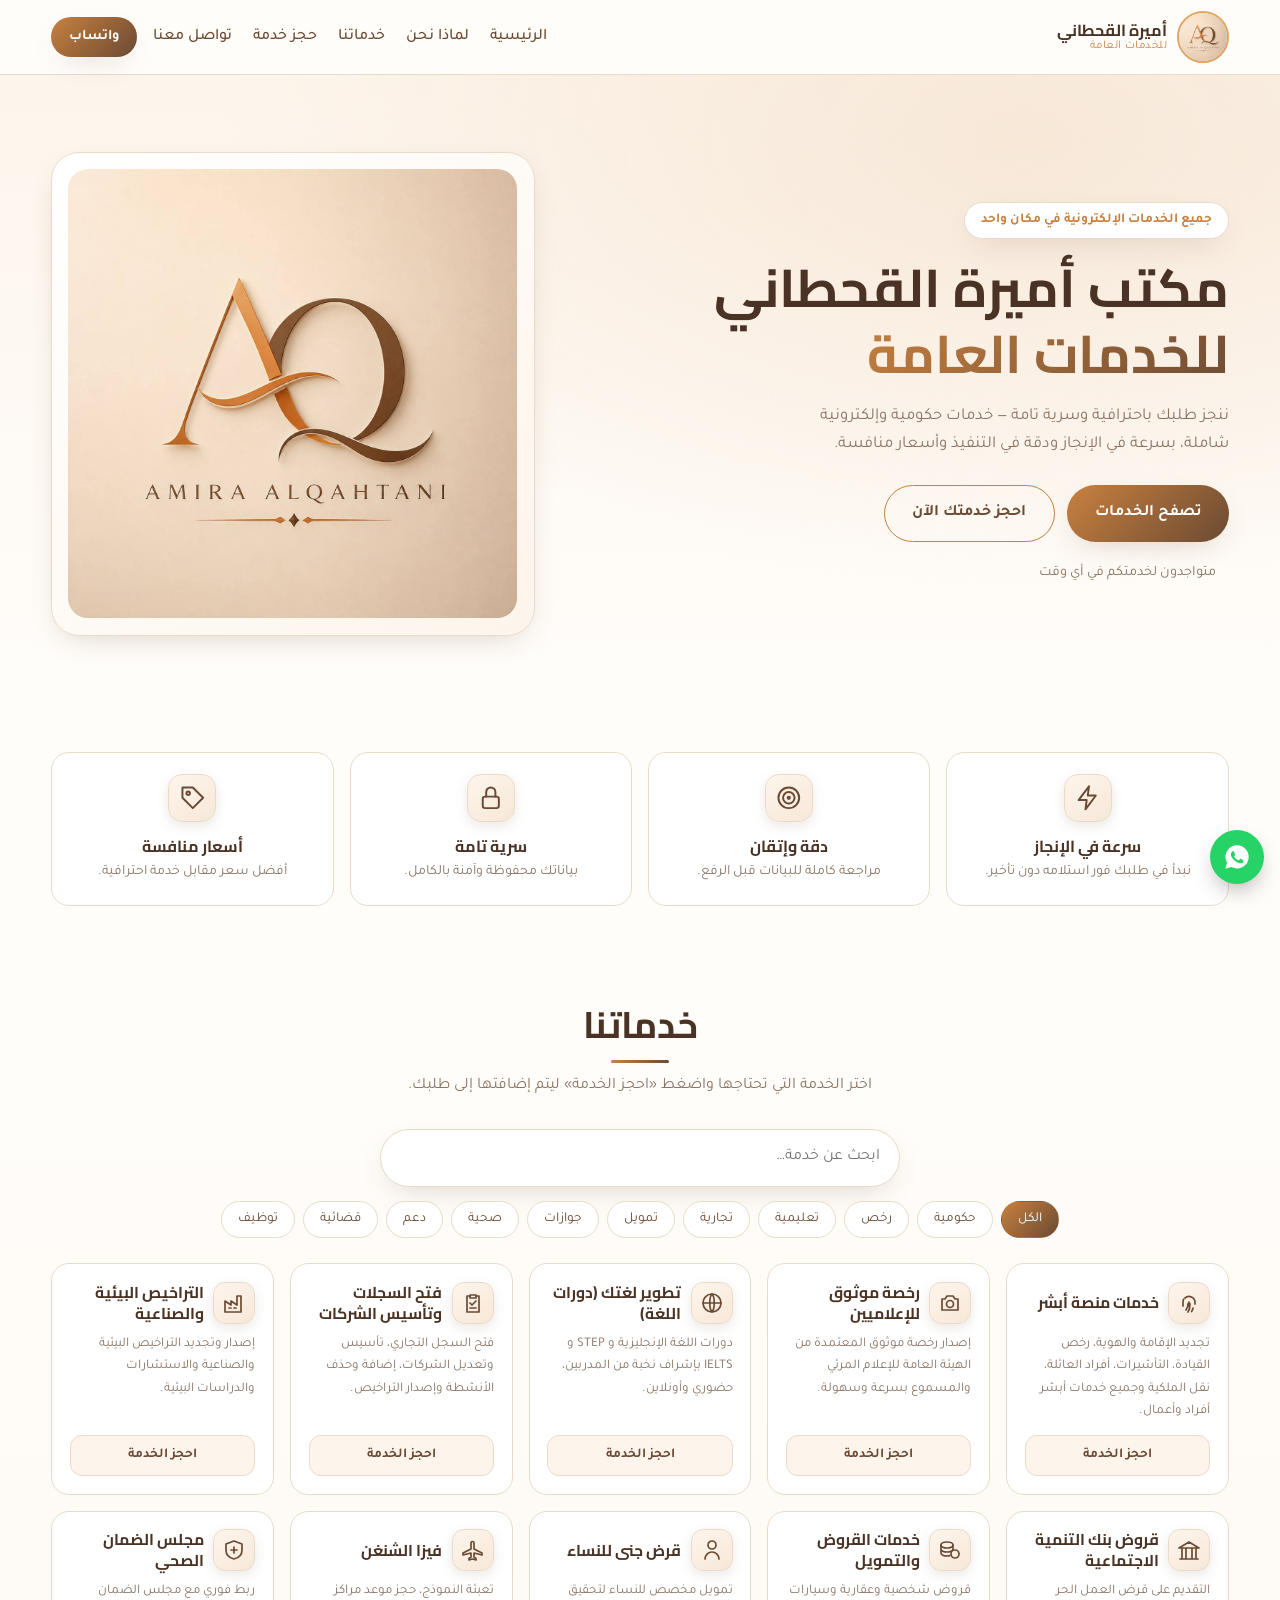
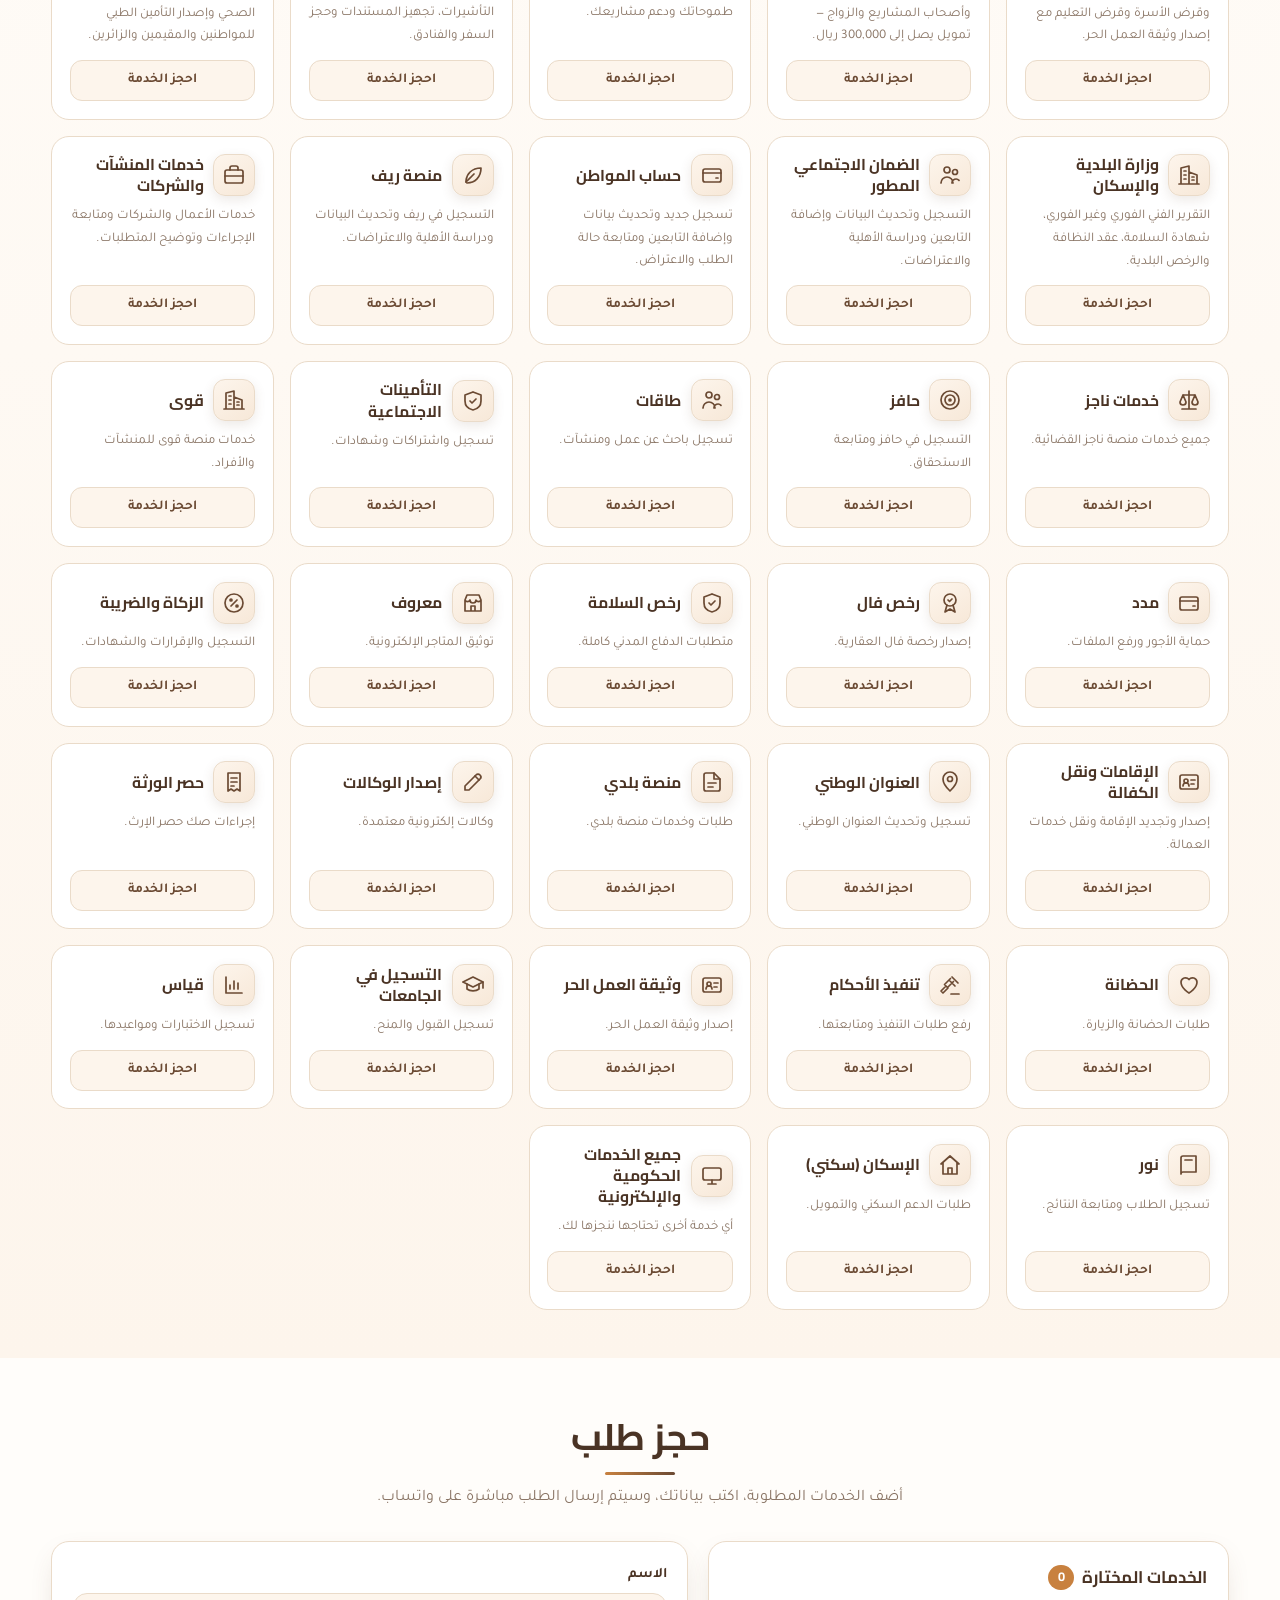
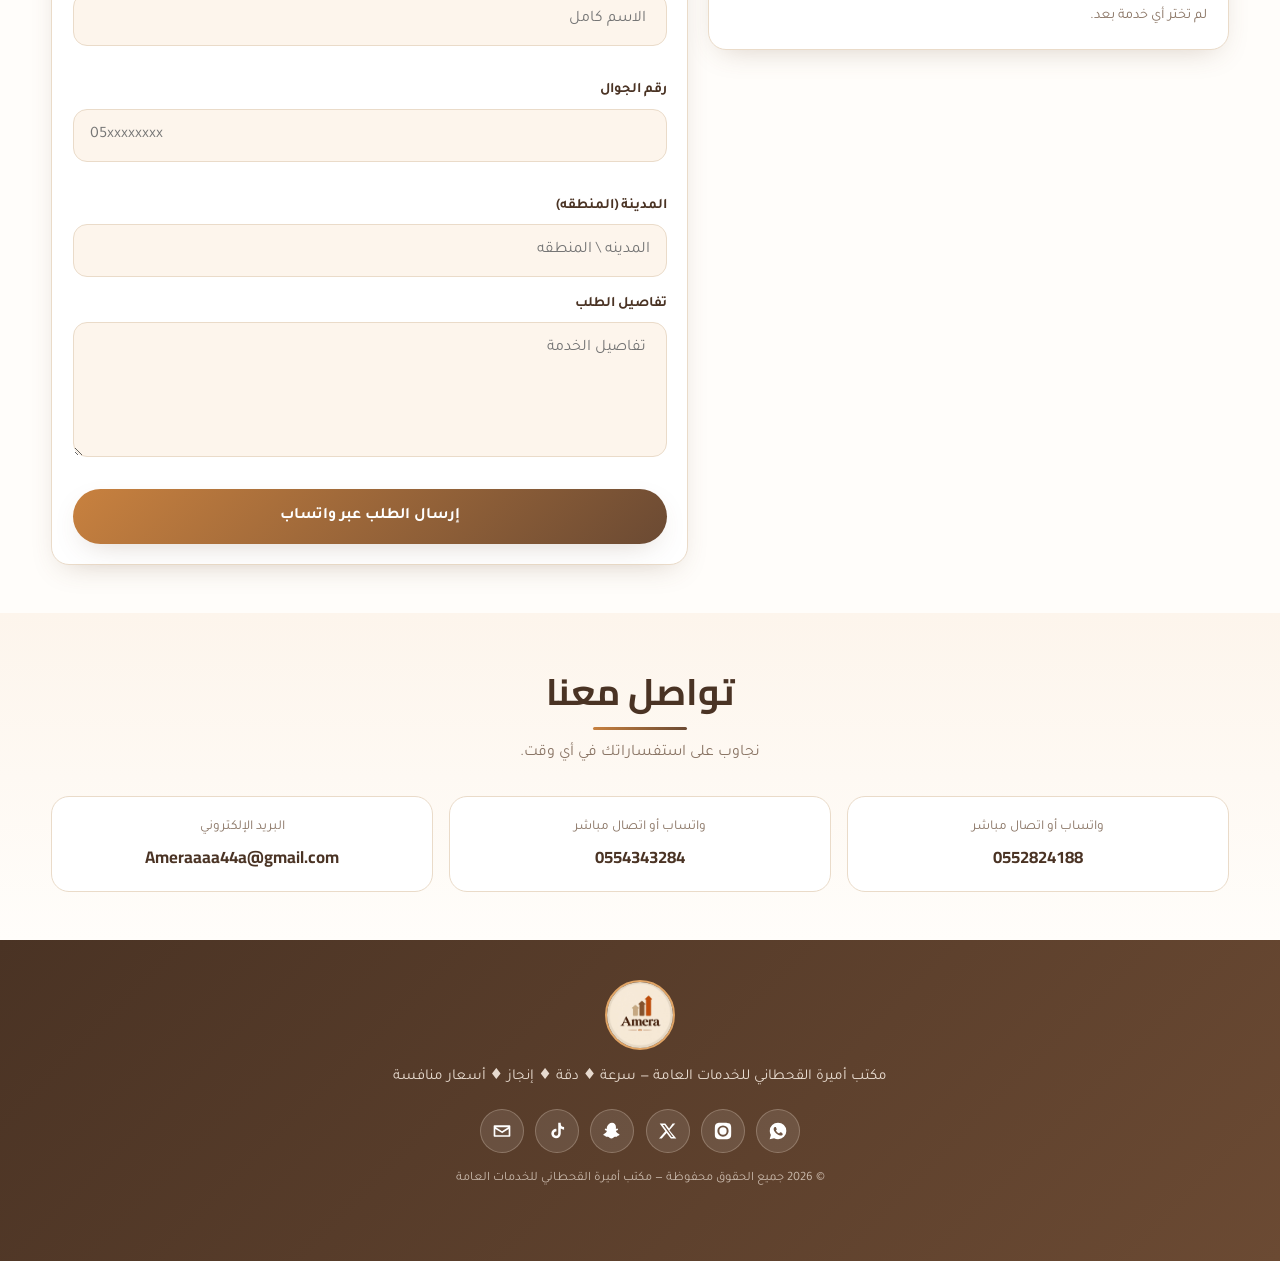
<file: index.html>
<!DOCTYPE html>
<html lang="ar" dir="rtl">
<head>
<meta charset="UTF-8" />
<meta name="viewport" content="width=device-width, initial-scale=1" />
<title>مكتب أميرة القحطاني للخدمات العامة | جميع الخدمات الإلكترونية</title>
<meta name="description" content="مكتب أميرة القحطاني للخدمات العامة - إنجاز جميع الخدمات الحكومية والإلكترونية بسرعة ودقة وأسعار منافسة. احجز خدمتك الآن عبر واتساب." />
<meta property="og:title" content="مكتب أميرة القحطاني للخدمات العامة" />
<meta property="og:description" content="جميع الخدمات الحكومية والإلكترونية في مكان واحد." />
<meta property="og:type" content="website" />
<meta name="twitter:card" content="summary_large_image" />
<link rel="icon" href="assets/logo.jpg" />
<link href="https://fonts.googleapis.com/css2?family=Tajawal:wght@400;500;700;800&family=Cairo:wght@600;700;900&display=swap" rel="stylesheet" />
<link rel="stylesheet" href="styles.css" />
</head>
<body>

<header class="nav" id="nav">
  <div class="container nav-inner">
    <a href="#home" class="brand">
      <img src="log5o.jpg" alt="شعار مكتب أميرة القحطاني" />
      <span>
        <strong>أميرة القحطاني</strong>
        <small>للخدمات العامة</small>
      </span>
    </a>
    <nav class="nav-links" id="navLinks">
      <a href="#home">الرئيسية</a>
      <a href="#features">لماذا نحن</a>
      <a href="#services">خدماتنا</a>
      <a href="#order">حجز خدمة</a>
      <a href="#contact">تواصل معنا</a>
    </nav>
    <a class="btn btn-sm" href="https://wa.me/966552824188" target="_blank" rel="noopener">واتساب</a>
    <button class="burger" id="burger" aria-label="القائمة"><span></span><span></span><span></span></button>
  </div>
</header>

<section class="hero" id="home">
  <div class="container hero-inner">
    <div class="hero-text">
      <span class="pill">جميع الخدمات الإلكترونية في مكان واحد</span>
      <h1>مكتب أميرة القحطاني<br><span>للخدمات العامة</span></h1>
      <p>ننجز طلبك باحترافية وسرية تامة — خدمات حكومية وإلكترونية شاملة، بسرعة في الإنجاز ودقة في التنفيذ وأسعار منافسة.</p>
      <div class="hero-actions">
        <a class="btn" href="#services">تصفح الخدمات</a>
        <a class="btn btn-ghost" href="#order">احجز خدمتك الآن</a>
      </div>
      <div class="hero-phone">
        <a href="tel:0552824188"></a>
        <span>متواجدون لخدمتكم في أي وقت</span>
      </div>
    </div>
    <div class="hero-logo">
      <div class="logo-frame"><img src="log5o.jpg" alt="شعار أميرة القحطاني" /></div>
    </div>
  </div>
</section>

<section class="features" id="features">
  <div class="container feat-grid">
    <div class="feat"><div class="ic"><svg viewBox="0 0 24 24" aria-hidden="true"><path d="M13 2L4 14h7l-1 8 9-12h-7z"/></svg></div><h3>سرعة في الإنجاز</h3><p>نبدأ في طلبك فور استلامه دون تأخير.</p></div>
    <div class="feat"><div class="ic"><svg viewBox="0 0 24 24" aria-hidden="true"><circle cx="12" cy="12" r="9"/><circle cx="12" cy="12" r="5"/><circle cx="12" cy="12" r="1"/></svg></div><h3>دقة وإتقان</h3><p>مراجعة كاملة للبيانات قبل الرفع.</p></div>
    <div class="feat"><div class="ic"><svg viewBox="0 0 24 24" aria-hidden="true"><rect x="5" y="11" width="14" height="10" rx="2"/><path d="M8 11V7a4 4 0 0 1 8 0v4"/></svg></div><h3>سرية تامة</h3><p>بياناتك محفوظة وآمنة بالكامل.</p></div>
    <div class="feat"><div class="ic"><svg viewBox="0 0 24 24" aria-hidden="true"><path d="M3 12V3h9l9 9-9 9z"/><circle cx="8" cy="8" r="1.5"/></svg></div><h3>أسعار منافسة</h3><p>أفضل سعر مقابل خدمة احترافية.</p></div>
  </div>
</section>

<section class="services" id="services">
  <div class="container">
    <div class="sec-head">
      <h2>خدماتنا</h2>
      <p>اختر الخدمة التي تحتاجها واضغط «احجز الخدمة» ليتم إضافتها إلى طلبك.</p>
    </div>
    <div class="tools">
      <input type="search" id="search" placeholder="ابحث عن خدمة…" />
      <div class="chips" id="chips"></div>
    </div>
    <div class="grid" id="servicesGrid"></div>
    <p class="empty" id="emptyState" hidden>لا توجد خدمة بهذا الاسم — تواصل معنا وسننجزها لك.</p>
  </div>
</section>

<section class="order" id="order">
  <div class="container order-inner">
    <div class="sec-head">
      <h2>حجز طلب</h2>
      <p>أضف الخدمات المطلوبة، اكتب بياناتك، وسيتم إرسال الطلب مباشرة على واتساب.</p>
    </div>

    <div class="order-grid">
      <div class="card cart-card">
        <h3>الخدمات المختارة <span class="count" id="cartCount">0</span></h3>
        <ul id="cartList" class="cart-list"></ul>
        <p class="cart-empty" id="cartEmpty">لم تختر أي خدمة بعد.</p>
      </div>

      <form class="card form-card" id="orderForm" novalidate>
        <div class="field">
          <label for="name">الاسم</label>
          <input id="name" name="name" type="text" maxlength="60" placeholder=" الاسم كامل" required />
          <small class="err" data-for="name"></small>
        </div>
        <div class="field">
          <label for="phone">رقم الجوال</label>
          <input id="phone" name="phone" type="tel" inputmode="numeric" maxlength="15" placeholder="05xxxxxxxx" required />
          <small class="err" data-for="phone"></small>
        </div>
        <div class="field">
          <label for="city">المدينة (المنطقه)</label>
          <input id="city" name="city" type="text" maxlength="40" placeholder="المدينه \ المنطقه" />
        </div>
        <div class="field">
          <label for="details">تفاصيل الطلب</label>
          <textarea id="details" name="details" rows="4" maxlength="800" placeholder=" تفاصيل الخدمة " required></textarea>
          <small class="err" data-for="details"></small>
        </div>
        <button type="submit" class="btn btn-block">إرسال الطلب عبر واتساب</button>
      </form>
    </div>
  </div>
</section>

<section class="contact" id="contact">
  <div class="container">
    <div class="sec-head"><h2>تواصل معنا</h2><p>نجاوب على استفساراتك في أي وقت.</p></div>
    <div class="contact-grid">
      <!-- المربع الأول -->
      <a class="ccard" href="https://wa.me/966552824188" target="_blank" rel="noopener"><span>واتساب أو اتصال مباشر</span><strong>0552824188</strong></a>

      <!-- المربع الثاني -->
      <a class="ccard" href="https://wa.me/966554343284" target="_blank" rel="noopener"><span>واتساب أو اتصال مباشر</span><strong>0554343284</strong></a>
      
      <!-- البريد الإلكتروني -->
      <a class="ccard" href="mailto:Ameraaaa44a@gmail.com"><span>البريد الإلكتروني</span><strong>Ameraaaa44a@gmail.com</strong></a>
    </div>
  </div>
</section>

<footer class="footer">
  <div class="container footer-inner">
    <img src="assets/logo.jpg" alt="شعار أميرة القحطاني" class="f-logo" />
    <p>مكتب أميرة القحطاني للخدمات العامة — سرعة ♦ دقة ♦ إنجاز ♦ أسعار منافسة</p>
    <div class="social">
      <a href="https://wa.me/966552824188" target="_blank" rel="noopener" aria-label="واتساب" title="واتساب">
        <svg viewBox="0 0 24 24"><path d="M12.04 2A9.9 9.9 0 0 0 2.1 11.9a9.8 9.8 0 0 0 1.35 4.95L2 22l5.3-1.38a9.9 9.9 0 0 0 4.74 1.2h.01A9.9 9.9 0 0 0 22 11.92 9.9 9.9 0 0 0 12.04 2Zm5.79 14.06c-.24.68-1.4 1.3-1.94 1.35-.5.05-.98.23-3.3-.69-2.78-1.1-4.54-3.94-4.68-4.13-.13-.19-1.11-1.48-1.11-2.82 0-1.34.7-2 .95-2.27.24-.27.53-.34.7-.34h.5c.16 0 .38-.06.59.45.24.57.8 1.98.87 2.12.07.14.11.3.02.49-.09.19-.14.3-.28.47l-.4.46c-.13.13-.27.28-.12.55.15.27.66 1.09 1.42 1.77.98.87 1.8 1.14 2.07 1.28.26.13.42.11.57-.07.15-.19.66-.77.83-1.04.17-.27.35-.22.58-.13.24.09 1.5.71 1.76.84.26.13.43.2.5.31.06.11.06.65-.18 1.33Z"/></svg>
      </a>
      <a href="https://instagram.com" target="_blank" rel="noopener" aria-label="انستجرام" title="انستجرام">
        <svg viewBox="0 0 24 24"><path d="M12 2.2c3.2 0 3.58.01 4.85.07 1.17.05 1.8.25 2.23.41.56.22.96.48 1.38.9.42.42.68.82.9 1.38.16.42.36 1.06.41 2.23.06 1.27.07 1.65.07 4.85s-.01 3.58-.07 4.85c-.05 1.17-.25 1.8-.41 2.23-.22.56-.48.96-.9 1.38-.42.42-.82.68-1.38.9-.42.16-1.06.36-2.23.41-1.27.06-1.65.07-4.85.07s-3.58-.01-4.85-.07c-1.17-.05-1.8-.25-2.23-.41-.56-.22-.96-.48-1.38-.9-.42-.42-.68-.82-.9-1.38-.16-.42-.36-1.06-.41-2.23C2.21 15.58 2.2 15.2 2.2 12s.01-3.58.07-4.85c.05-1.17.25-1.8.41-2.23.22-.56.48-.96.9-1.38.42-.42.82-.68 1.38-.9.42-.16 1.06-.36 2.23-.41C8.42 2.21 8.8 2.2 12 2.2Zm0 3.05A6.75 6.75 0 1 0 18.75 12 6.75 6.75 0 0 0 12 5.25Zm0 11.13A4.38 4.38 0 1 1 16.38 12 4.38 4.38 0 0 1 12 16.38Zm6.99-11.4a1.58 1.58 0 1 1-1.58-1.58 1.58 1.58 0 0 1 1.58 1.58Z"/></svg>
      </a>
      <a href="https://twitter.com" target="_blank" rel="noopener" aria-label="تويتر" title="تويتر / X">
        <svg viewBox="0 0 24 24"><path d="M17.53 3h3.24l-7.08 8.09L22 21h-6.53l-5.1-6.67L4.5 21H1.25l7.57-8.65L2 3h6.7l4.6 6.09L17.53 3Zm-1.14 16.06h1.8L7.7 4.85H5.77l10.62 14.21Z"/></svg>
      </a>
      <a href="https://snapchat.com" target="_blank" rel="noopener" aria-label="سناب شات" title="سناب شات">
        <svg viewBox="0 0 24 24"><path d="M12 2c2.9 0 4.75 2.2 4.75 5.06 0 .87-.06 1.6-.1 2.13.36.2.83.24 1.36.02.5-.2 1.05.06 1.2.55.15.5-.13 1-.62 1.2-.53.22-1.1.4-1.5.62-.3.16-.4.3-.34.55.36 1.5 2 3.2 3.6 3.6.4.1.65.44.6.84-.07.5-.5.72-.95.85-.6.17-1.28.24-1.53.5-.15.16-.13.44-.25.72-.14.32-.44.44-.83.4-.5-.05-1.1-.2-1.85-.05-.7.14-1.28.62-2 1.12-.63.44-1.3.79-2.24.79s-1.61-.35-2.24-.79c-.72-.5-1.3-.98-2-1.12-.75-.15-1.35 0-1.85.05-.39.04-.69-.08-.83-.4-.12-.28-.1-.56-.25-.72-.25-.26-.93-.33-1.53-.5-.45-.13-.88-.35-.95-.85-.05-.4.2-.74.6-.84 1.6-.4 3.24-2.1 3.6-3.6.06-.25-.04-.39-.34-.55-.4-.22-.97-.4-1.5-.62-.49-.2-.77-.7-.62-1.2.15-.49.7-.75 1.2-.55.53.22 1 .18 1.36-.02-.04-.53-.1-1.26-.1-2.13C7.25 4.2 9.1 2 12 2Z"/></svg>
      </a>
      <a href="https://tiktok.com" target="_blank" rel="noopener" aria-label="تيك توك" title="تيك توك">
        <svg viewBox="0 0 24 24"><path d="M16.5 2h-3v13.1a2.6 2.6 0 1 1-2.2-2.57v-3.06a5.66 5.66 0 1 0 5.2 5.63V9.1a6.9 6.9 0 0 0 4 1.27V7.3a4 4 0 0 1-4-4Z"/></svg>
      </a>
      <a href="mailto:Ameraaaa44a@gmail.com" aria-label="البريد الإلكتروني" title="البريد الإلكتروني">
        <svg viewBox="0 0 24 24"><path d="M3 5h18a1 1 0 0 1 1 1v12a1 1 0 0 1-1 1H3a1 1 0 0 1-1-1V6a1 1 0 0 1 1-1Zm9 7.2 7.4-4.6H4.6L12 12.2Zm0 2.35L4 9.6V17h16V9.6l-8 4.95Z"/></svg>
      </a>
    </div>
    <small>© <span id="year"></span> جميع الحقوق محفوظة — مكتب أميرة القحطاني للخدمات العامة</small>
  </div>
</footer>

<a class="fab" href="https://wa.me/966552824188" target="_blank" rel="noopener" aria-label="تواصل واتساب">
  <svg viewBox="0 0 24 24"><path d="M12.04 2A9.9 9.9 0 0 0 2.1 11.9a9.8 9.8 0 0 0 1.35 4.95L2 22l5.3-1.38a9.9 9.9 0 0 0 4.74 1.2h.01A9.9 9.9 0 0 0 22 11.92 9.9 9.9 0 0 0 12.04 2Zm5.79 14.06c-.24.68-1.4 1.3-1.94 1.35-.5.05-.98.23-3.3-.69-2.78-1.1-4.54-3.94-4.68-4.13-.13-.19-1.11-1.48-1.11-2.82 0-1.34.7-2 .95-2.27.24-.27.53-.34.7-.34h.5c.16 0 .38-.06.59.45.24.57.8 1.98.87 2.12.07.14.11.3.02.49-.09.19-.14.3-.28.47l-.4.46c-.13.13-.27.28-.12.55.15.27.66 1.09 1.42 1.77.98.87 1.8 1.14 2.07 1.28.26.13.42.11.57-.07.15-.19.66-.77.83-1.04.17-.27.35-.22.58-.13.24.09 1.5.71 1.76.84.26.13.43.2.5.31.06.11.06.65-.18 1.33Z"/></svg>
</a>

<div class="toast" id="toast"></div>

<script src="script.js"></script>
</body>
</html>
</file>
<file: styles.css>
:root{
  --copper:#c8813f;
  --copper-light:#e0a465;
  --brown:#6b4a33;
  --brown-dark:#4a3324;
  --cream:#f7e8d8;
  --cream-soft:#fdf5ec;
  --bg:#fffdfa;
  --text:#3b2c22;
  --muted:#8a7565;
  --line:#eadbc9;
  --shadow:0 10px 30px -12px rgba(107,74,51,.28);
  --radius:18px;
}
*{box-sizing:border-box;margin:0;padding:0}
html{scroll-behavior:smooth}
body{
  font-family:'Tajawal',system-ui,sans-serif;
  background:var(--bg);color:var(--text);line-height:1.7;
  -webkit-font-smoothing:antialiased;overflow-x:hidden;
}
h1,h2,h3,.brand strong{font-family:'Cairo','Tajawal',sans-serif}
img{max-width:100%;display:block}
a{color:inherit;text-decoration:none}
.container{width:min(1180px,92%);margin-inline:auto}

/* Buttons */
.btn{
  display:inline-flex;align-items:center;justify-content:center;gap:.4rem;
  background:linear-gradient(135deg,var(--copper),var(--brown));
  color:#fff;border:0;cursor:pointer;font:inherit;font-weight:700;
  padding:.85rem 1.7rem;border-radius:999px;box-shadow:var(--shadow);
  transition:transform .2s ease,filter .2s ease;
}
.btn:hover{transform:translateY(-2px);filter:brightness(1.06)}
.btn-sm{padding:.5rem 1.1rem;font-size:.9rem}
.btn-block{width:100%}
.btn-ghost{background:transparent;color:var(--brown);border:1.5px solid var(--copper);box-shadow:none}

/* Nav */
.nav{position:sticky;top:0;z-index:50;background:rgba(255,253,250,.9);backdrop-filter:blur(10px);border-bottom:1px solid var(--line)}
.nav-inner{display:flex;align-items:center;gap:1rem;padding:.7rem 0}
.brand{display:flex;align-items:center;gap:.6rem;min-width:0}
.brand img{width:44px;height:44px;border-radius:50%;object-fit:cover;border:2px solid var(--cream);flex:0 0 auto}
.brand span{display:flex;flex-direction:column;line-height:1.15;min-width:0}
.brand strong{font-size:1rem;color:var(--brown-dark)}
.brand small{font-size:.72rem;color:var(--copper);letter-spacing:.04em}
.nav-links{display:flex;gap:1.3rem;margin-inline-start:auto;font-weight:500}
.nav-links a{position:relative;padding:.25rem 0;color:var(--brown)}
.nav-links a::after{content:"";position:absolute;inset-inline-start:0;bottom:0;height:2px;width:0;background:var(--copper);transition:width .25s}
.nav-links a:hover::after{width:100%}
.burger{display:none;background:none;border:0;flex-direction:column;gap:5px;cursor:pointer;padding:.4rem}
.burger span{width:24px;height:2px;background:var(--brown);border-radius:2px;transition:.25s}
.burger.open span:nth-child(1){transform:translateY(7px) rotate(45deg)}
.burger.open span:nth-child(2){opacity:0}
.burger.open span:nth-child(3){transform:translateY(-7px) rotate(-45deg)}

/* Hero */
.hero{
  position:relative;padding:clamp(2.5rem,6vw,5rem) 0;
  background:radial-gradient(ellipse at 80% 10%,var(--cream) 0%,transparent 55%),linear-gradient(180deg,var(--cream-soft),var(--bg));
}
.hero-inner{display:grid;grid-template-columns:1.15fr .85fr;gap:2.5rem;align-items:center}
.pill{display:inline-block;background:#fff;border:1px solid var(--line);color:var(--copper);
  padding:.35rem 1rem;border-radius:999px;font-size:.85rem;font-weight:700;box-shadow:var(--shadow)}
.hero h1{font-size:clamp(2rem,5.5vw,3.3rem);line-height:1.25;margin:1rem 0;color:var(--brown-dark)}
.hero h1 span{background:linear-gradient(135deg,var(--copper),var(--brown));-webkit-background-clip:text;background-clip:text;color:transparent}
.hero p{color:var(--muted);max-width:48ch;font-size:1.05rem}
.hero-actions{display:flex;flex-wrap:wrap;gap:.8rem;margin:1.6rem 0 1.2rem}
.hero-phone{display:flex;align-items:center;gap:.8rem;flex-wrap:wrap}
.hero-phone a{font-family:'Cairo';font-size:1.5rem;font-weight:900;color:var(--brown-dark);direction:ltr}
.hero-phone span{color:var(--muted);font-size:.9rem}
.logo-frame{
  background:linear-gradient(140deg,#fff,var(--cream-soft));border:1px solid var(--line);
  border-radius:28px;padding:1rem;box-shadow:var(--shadow);
}
.logo-frame img{border-radius:20px}

/* Features */
.features{padding:2.5rem 0}
.feat-grid{display:grid;grid-template-columns:repeat(4,1fr);gap:1rem}
.feat{background:#fff;border:1px solid var(--line);border-radius:var(--radius);padding:1.3rem;text-align:center;transition:transform .2s,box-shadow .2s}
.feat:hover{transform:translateY(-4px);box-shadow:var(--shadow)}
.feat .ic{width:48px;height:48px;margin:0 auto .7rem;display:grid;place-items:center;font-size:1.3rem;
  border-radius:14px;background:var(--cream);color:var(--brown)}
.feat h3{font-size:1rem;color:var(--brown-dark)}
.feat p{font-size:.88rem;color:var(--muted)}

/* Sections */
.sec-head{text-align:center;margin-bottom:1.8rem}
.sec-head h2{font-size:clamp(1.6rem,4vw,2.3rem);color:var(--brown-dark);position:relative;display:inline-block;padding-bottom:.4rem}
.sec-head h2::after{content:"";position:absolute;bottom:0;inset-inline:25%;height:3px;border-radius:3px;background:linear-gradient(90deg,var(--copper),var(--brown))}
.sec-head p{color:var(--muted);margin-top:.6rem}

.services{padding:3rem 0;background:linear-gradient(180deg,var(--bg),var(--cream-soft))}
.tools{display:flex;flex-direction:column;gap:.9rem;align-items:center;margin-bottom:1.6rem}
#search{
  width:min(520px,100%);padding:.9rem 1.2rem;border-radius:999px;border:1px solid var(--line);
  background:#fff;font:inherit;color:var(--text);box-shadow:var(--shadow);outline:none;
}
#search:focus{border-color:var(--copper)}
.chips{display:flex;flex-wrap:wrap;gap:.5rem;justify-content:center}
.chip{background:#fff;border:1px solid var(--line);color:var(--brown);padding:.35rem 1rem;border-radius:999px;
  font:inherit;font-size:.85rem;cursor:pointer;transition:.2s}
.chip.active,.chip:hover{background:linear-gradient(135deg,var(--copper),var(--brown));color:#fff;border-color:transparent}

.grid{display:grid;grid-template-columns:repeat(auto-fill,minmax(215px,1fr));gap:1rem}
.scard{background:#fff;border:1px solid var(--line);border-radius:var(--radius);padding:1.1rem;
  display:flex;flex-direction:column;gap:.55rem;transition:transform .2s,box-shadow .2s}
.scard:hover{transform:translateY(-4px);box-shadow:var(--shadow);border-color:var(--copper)}
.scard .top{display:flex;align-items:center;gap:.6rem}
.scard .ic{width:42px;height:42px;flex:0 0 auto;display:grid;place-items:center;border-radius:12px;
  background:var(--cream);color:var(--brown);font-size:1.15rem}
.scard h3{font-size:.98rem;color:var(--brown-dark);line-height:1.35}
.scard p{font-size:.83rem;color:var(--muted);flex:1}
.scard button{margin-top:.2rem;background:var(--cream-soft);border:1px solid var(--line);color:var(--brown);
  font:inherit;font-weight:700;font-size:.85rem;padding:.5rem;border-radius:12px;cursor:pointer;transition:.2s}
.scard button:hover{background:linear-gradient(135deg,var(--copper),var(--brown));color:#fff;border-color:transparent}
.scard button.added{background:var(--brown);color:#fff;border-color:transparent}
.empty{text-align:center;color:var(--muted);padding:2rem 0}

/* Order */
.order{padding:3rem 0}
.order-grid{display:grid;grid-template-columns:.9fr 1.1fr;gap:1.2rem;align-items:start}
.card{background:#fff;border:1px solid var(--line);border-radius:var(--radius);padding:1.3rem;box-shadow:var(--shadow)}
.cart-card h3{display:flex;align-items:center;gap:.5rem;font-size:1.05rem;color:var(--brown-dark);margin-bottom:.8rem}
.count{background:var(--copper);color:#fff;border-radius:999px;min-width:26px;text-align:center;font-size:.8rem;padding:.1rem .5rem}
.cart-list{list-style:none;display:flex;flex-direction:column;gap:.5rem}
.cart-list li{display:flex;align-items:center;gap:.6rem;background:var(--cream-soft);border:1px solid var(--line);
  border-radius:12px;padding:.55rem .8rem;font-size:.9rem}
.cart-list li span{flex:1;min-width:0}
.cart-list li button{background:none;border:0;color:#b23b3b;font-size:1.1rem;cursor:pointer;line-height:1}
.cart-empty{color:var(--muted);font-size:.9rem}
.field{margin-bottom:.9rem;display:flex;flex-direction:column;gap:.35rem}
.field label{font-weight:700;font-size:.9rem;color:var(--brown-dark)}
.field input,.field textarea{
  font:inherit;padding:.75rem 1rem;border-radius:14px;border:1px solid var(--line);background:var(--cream-soft);
  color:var(--text);outline:none;resize:vertical;
}
.field input:focus,.field textarea:focus{border-color:var(--copper);background:#fff}
.err{color:#b23b3b;font-size:.78rem;min-height:1em}
.hint{text-align:center;color:var(--muted);font-size:.8rem;margin-top:.6rem}

/* Contact */
.contact{padding:3rem 0;background:linear-gradient(180deg,var(--cream-soft),var(--bg))}
.contact-grid{display:grid;grid-template-columns:repeat(3,1fr);gap:1rem}
.ccard{background:#fff;border:1px solid var(--line);border-radius:var(--radius);padding:1.2rem;text-align:center;
  display:flex;flex-direction:column;gap:.25rem;transition:transform .2s,box-shadow .2s}
.ccard:hover{transform:translateY(-4px);box-shadow:var(--shadow)}
.ccard span{font-size:.85rem;color:var(--muted)}
.ccard strong{font-family:'Cairo';color:var(--brown-dark);direction:ltr;font-size:1.05rem;word-break:break-word}

/* Footer */
.footer{background:linear-gradient(135deg,var(--brown-dark),var(--brown));color:#f7ece1;padding:2.5rem 0 4.5rem}
.footer-inner{display:flex;flex-direction:column;align-items:center;gap:.9rem;text-align:center}
.f-logo{width:70px;height:70px;border-radius:50%;object-fit:cover;border:2px solid var(--copper-light)}
.footer p{font-size:.95rem;opacity:.9}
.footer small{opacity:.7;font-size:.8rem}
.social{display:flex;flex-wrap:wrap;gap:.7rem;justify-content:center;margin-top:.3rem}
.social a{width:44px;height:44px;display:grid;place-items:center;border-radius:50%;
  background:rgba(255,255,255,.1);border:1px solid rgba(247,232,216,.25);transition:.22s}
.social a:hover{background:linear-gradient(135deg,var(--copper),var(--copper-light));transform:translateY(-3px)}
.social svg{width:20px;height:20px;fill:#fff}

/* FAB + toast */
.fab{position:fixed;inset-inline-start:16px;bottom:16px;width:54px;height:54px;border-radius:50%;
  display:grid;place-items:center;background:#25d366;box-shadow:0 10px 24px -8px rgba(0,0,0,.4);z-index:60}
.fab svg{width:28px;height:28px;fill:#fff}
.toast{position:fixed;bottom:22px;inset-inline-end:16px;background:var(--brown-dark);color:#fff;
  padding:.7rem 1.1rem;border-radius:14px;font-size:.9rem;opacity:0;transform:translateY(12px);
  pointer-events:none;transition:.25s;z-index:70}
.toast.show{opacity:1;transform:translateY(0)}

.reveal{opacity:0;transform:translateY(18px);transition:opacity .5s ease,transform .5s ease}
.reveal.in{opacity:1;transform:none}

/* Responsive */
@media (max-width:960px){
  .hero-inner{grid-template-columns:1fr;text-align:center}
  .hero p{margin-inline:auto}
  .hero-actions,.hero-phone{justify-content:center}
  .hero-logo{order:-1;max-width:320px;margin-inline:auto}
  .feat-grid{grid-template-columns:repeat(2,1fr)}
  .order-grid{grid-template-columns:1fr}
  .contact-grid{grid-template-columns:1fr}
}
@media (max-width:768px){
  .nav-links{
    position:absolute;top:100%;inset-inline:0;background:#fff;border-bottom:1px solid var(--line);
    flex-direction:column;gap:0;padding:.5rem 6%;display:none;box-shadow:var(--shadow);
  }
  .nav-links.open{display:flex}
  .nav-links a{padding:.75rem 0;border-bottom:1px solid var(--line)}
  .burger{display:flex}
  .nav .btn-sm{margin-inline-start:auto}
  .grid{grid-template-columns:1fr 1fr;gap:.7rem}
  .scard{padding:.85rem}
  .scard h3{font-size:.9rem}
  .scard p{display:none}
}
@media (max-width:420px){
  .feat-grid{grid-template-columns:1fr 1fr}
  .brand strong{font-size:.9rem}
}

/* ===== Animated SVG icons (lightweight, CSS only) ===== */
.ic svg{width:60%;height:60%;fill:none;stroke:currentColor;stroke-width:1.7;stroke-linecap:round;stroke-linejoin:round;
  stroke-dasharray:80;stroke-dashoffset:0;animation:icDraw 1.2s ease-out both}
.scard .ic,.feat .ic{color:var(--brown);background:linear-gradient(145deg,var(--cream-soft),var(--cream));
  border:1px solid var(--line);box-shadow:0 4px 12px rgba(107,74,51,.12);font-size:0;
  animation:icFloat 4s ease-in-out infinite}
.scard:nth-child(3n+2) .ic{animation-delay:-1.3s}
.scard:nth-child(3n) .ic{animation-delay:-2.6s}
.scard:hover .ic{color:#fff;background:linear-gradient(135deg,var(--copper),var(--brown));transform:scale(1.08) rotate(-4deg)}
.scard:hover .ic svg{animation:icDraw .7s ease-out}
.scard .ic{transition:background .3s,color .3s,transform .3s}
@keyframes icFloat{0%,100%{translate:0 0}50%{translate:0 -3px}}
@keyframes icDraw{from{stroke-dashoffset:80}to{stroke-dashoffset:0}}
/* Brand logo emphasis */
.logo-frame img{animation:logoIn .9s ease-out both}
@keyframes logoIn{from{opacity:0;transform:scale(.92)}to{opacity:1;transform:none}}
.brand img{width:52px;height:52px;border-color:var(--copper-light)}
@media (prefers-reduced-motion:reduce){.ic,.ic svg,.logo-frame img{animation:none!important}}
</file>
